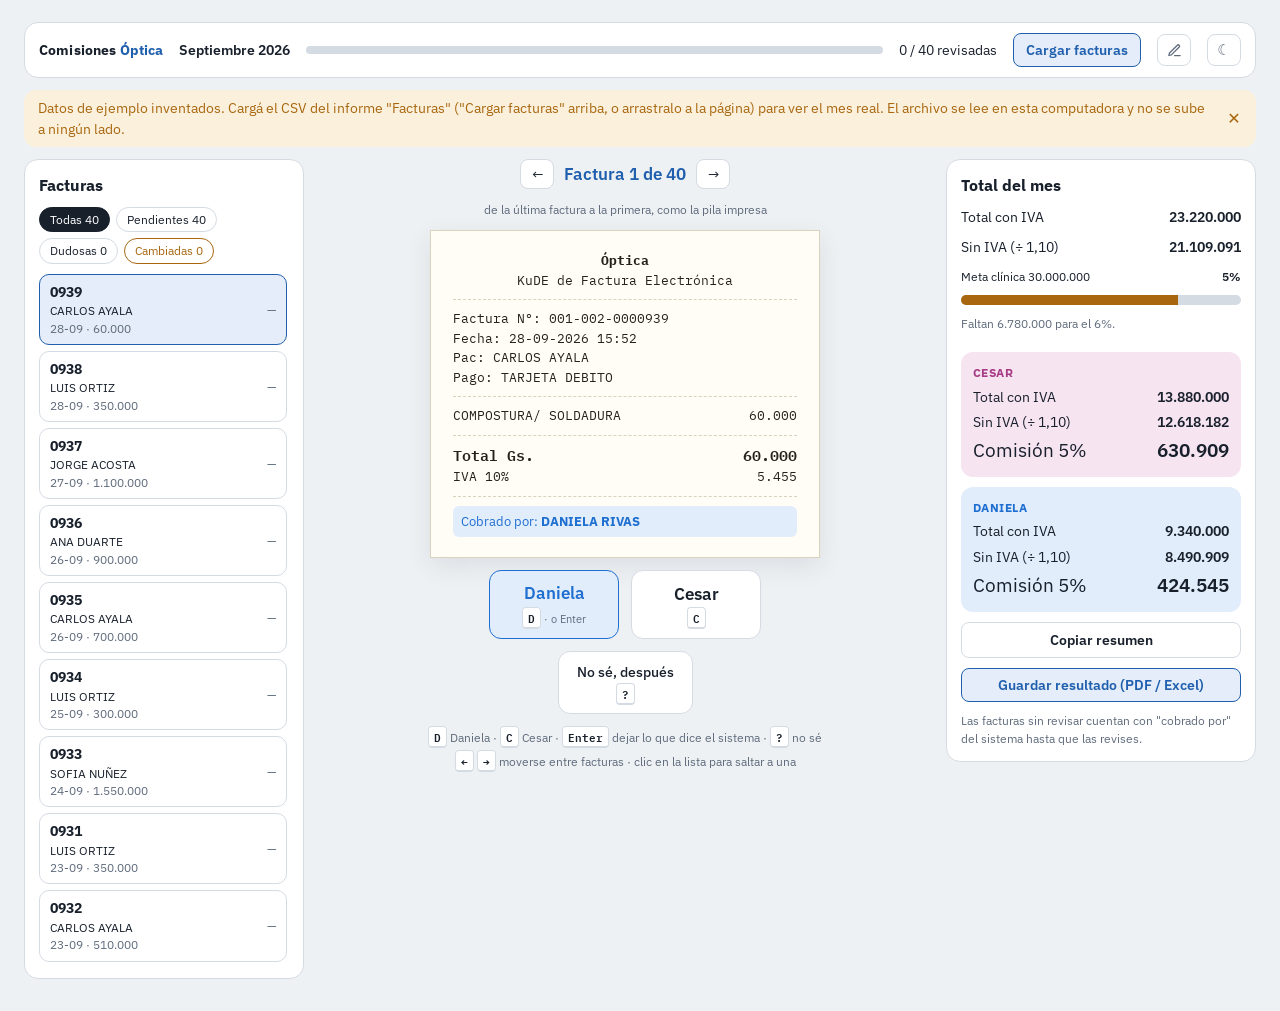
<file: mockups/comisiones.html>
<title>Comisiones Óptica</title>
<link rel="preconnect" href="https://fonts.googleapis.com">
<link rel="preconnect" href="https://fonts.gstatic.com" crossorigin>
<link rel="stylesheet" href="https://fonts.googleapis.com/css2?family=IBM+Plex+Mono:wght@400;600&family=IBM+Plex+Sans:wght@400;500;600;700&display=swap">
<style>
/* Layout: one work screen — top bar, then list | paper receipt | month totals (stacks on phones) */
:root {
  --bg: #eef1f4;
  --panel: #ffffff;
  --ink: #18202c;
  --muted: #5f6b7c;
  --line: #d5dbe3;
  --accent: #1f5fae;
  --accent-soft: #e4edf9;
  --diego: #1f6fd0;
  --diego-soft: #e2edfc;
  --caro: #a63d86;
  --caro-soft: #f7e4f1;
  --warn: #a8670f;
  --warn-soft: #fbf0dc;
  --ok: #23804c;
  --ok-soft: #e0f2e8;
  --paper: #fffdf6;
  --paper-line: #d9d2bd;
  --paper-ink: #24221c;
  --shadow: 0 8px 24px rgba(24, 32, 44, .09);
  --sans: "IBM Plex Sans", "Segoe UI", system-ui, sans-serif;
  --mono: "IBM Plex Mono", Consolas, "Courier New", monospace;
}
@media (prefers-color-scheme: dark) {
  :root:not([data-theme="light"]) {
    --bg: #12161d; --panel: #1a2029; --ink: #e6eaf0; --muted: #98a3b3; --line: #2c3542;
    --accent: #7eaaf0; --accent-soft: #1f2c40;
    --diego: #86b2f5; --diego-soft: #1d2b40; --caro: #e48cc8; --caro-soft: #3a2133;
    --warn: #e2a64d; --warn-soft: #3a2c16; --ok: #6cc893; --ok-soft: #173326;
    --paper: #f3efe3; --paper-line: #c9c1a9; --paper-ink: #24221c;
    --shadow: 0 8px 24px rgba(0, 0, 0, .35);
    color-scheme: dark;
  }
}
:root[data-theme="dark"] {
  --bg: #12161d; --panel: #1a2029; --ink: #e6eaf0; --muted: #98a3b3; --line: #2c3542;
  --accent: #7eaaf0; --accent-soft: #1f2c40;
  --diego: #86b2f5; --diego-soft: #1d2b40; --caro: #e48cc8; --caro-soft: #3a2133;
  --warn: #e2a64d; --warn-soft: #3a2c16; --ok: #6cc893; --ok-soft: #173326;
  --paper: #f3efe3; --paper-line: #c9c1a9; --paper-ink: #24221c;
  --shadow: 0 8px 24px rgba(0, 0, 0, .35);
  color-scheme: dark;
}
* { box-sizing: border-box; }
body {
  background: var(--bg);
  color: var(--ink);
  font: 14px/1.45 var(--sans);
  padding-inline: 16px;
  padding-block: 14px 24px;
}
button { font: inherit; color: inherit; cursor: pointer; }
button:focus-visible, label:focus-within { outline: 2px solid var(--accent); outline-offset: 2px; }
kbd {
  font: 600 11px var(--mono);
  border: 1px solid var(--line);
  border-bottom-width: 2px;
  border-radius: 4px;
  padding: 0 5px;
  background: var(--panel);
  color: var(--ink);
}
.muted { color: var(--muted); }
.small { font-size: 12px; }
.num { font-variant-numeric: tabular-nums; }

/* ---- top bar ---- */
.topbar {
  max-width: 1400px;
  margin: 0 auto 12px;
  background: var(--panel);
  border: 1px solid var(--line);
  border-radius: 14px;
  padding: 10px 14px;
  display: flex;
  flex-wrap: nowrap;
  gap: 16px;
  align-items: center;
  white-space: nowrap;
}
.brand { font-weight: 700; letter-spacing: .01em; }
.brand span { color: var(--accent); }
.month { font-weight: 600; }
.progress { flex: 1 1 160px; height: 8px; background: var(--line); border-radius: 99px; overflow: hidden; }
.progress i { display: block; height: 100%; background: var(--accent); transition: width .2s; }
.file-btn {
  display: inline-flex;
  align-items: center;
  gap: 6px;
  border: 1px solid var(--accent);
  color: var(--accent);
  background: var(--accent-soft);
  border-radius: 8px;
  padding: 6px 12px;
  font-weight: 600;
  cursor: pointer;
}
.icon-btn svg { width: 15px; height: 15px; vertical-align: middle; }
.icon-btn, .theme-btn { border: 1px solid var(--line); background: var(--panel); border-radius: 8px; width: 34px; height: 32px; font-size: 15px; color: var(--muted); flex-shrink: 0; }
.icon-btn:hover, .theme-btn:hover { border-color: var(--accent); color: var(--accent); }
.file-btn input { position: absolute; opacity: 0; width: 1px; height: 1px; }
.tag { font-size: 11px; font-weight: 700; padding: 2px 8px; border-radius: 99px; white-space: nowrap; }
.tag.D { background: var(--diego-soft); color: var(--diego); }
.tag.C { background: var(--caro-soft); color: var(--caro); }
.tag.Q { background: var(--warn-soft); color: var(--warn); }
.tag.chg { border: 1px solid var(--warn); color: var(--warn); }
.tag.demo { background: var(--warn-soft); color: var(--warn); }

.notice {
  max-width: 1400px;
  margin: 0 auto 12px;
  display: flex;
  flex-direction: column;
  gap: 6px;
}
.notice-item {
  border-radius: 12px;
  padding: 8px 8px 8px 14px;
  background: var(--warn-soft);
  color: var(--warn);
  display: flex;
  align-items: center;
  gap: 10px;
}
.notice-item span { flex: 1; min-width: 0; }
.notice-item button {
  border: 0;
  background: transparent;
  color: inherit;
  border-radius: 6px;
  width: 28px;
  height: 28px;
  font-size: 16px;
  flex-shrink: 0;
}
.notice-item button:hover { background: color-mix(in srgb, currentColor 14%, transparent); }
.notice[hidden] { display: none; }

/* ---- 3 columns ---- */
.layout {
  max-width: 1400px;
  margin: 0 auto;
  display: grid;
  grid-template-columns: minmax(230px, 280px) minmax(0, 1fr) minmax(250px, 310px);
  gap: 14px;
  align-items: start;
}
.panel {
  background: var(--panel);
  border: 1px solid var(--line);
  border-radius: 14px;
  padding: 14px;
  display: flex;
  flex-direction: column;
  gap: 10px;
  min-width: 0;
}
.panel h2 { margin: 0; font-size: 16px; }

/* list */
.chips { display: flex; flex-wrap: wrap; gap: 6px; }
.chip { border: 1px solid var(--line); background: var(--panel); border-radius: 99px; padding: 3px 10px; font-size: 12px; }
.chip.on { background: var(--ink); color: var(--panel); border-color: var(--ink); }
.chip.chg { border-color: var(--warn); color: var(--warn); }
.chip.chg.on { background: var(--warn); color: var(--panel); }
.list { display: flex; flex-direction: column; gap: 6px; max-height: calc(100vh - 210px); min-height: 200px; overflow: auto; padding-right: 2px; }
.item {
  display: flex;
  gap: 8px;
  align-items: center;
  width: 100%;
  text-align: left;
  border: 1px solid var(--line);
  border-radius: 10px;
  padding: 7px 10px;
  background: var(--panel);
}
.item:hover { border-color: var(--accent); }
.item.cur { border-color: var(--accent); background: var(--accent-soft); }
.item .meta { min-width: 0; flex: 1; }
.item .who { display: flex; flex-direction: column; align-items: flex-end; gap: 3px; }
.item .pac { display: block; white-space: nowrap; overflow: hidden; text-overflow: ellipsis; }

/* center */
.center { display: flex; flex-direction: column; align-items: center; gap: 12px; min-width: 0; }
.nav { display: flex; align-items: center; gap: 10px; }
.nav button { border: 1px solid var(--line); background: var(--panel); border-radius: 8px; width: 34px; height: 30px; }
.nav .count { font-size: 17px; font-weight: 600; color: var(--accent); }
.kude {
  width: min(390px, 100%);
  background: var(--paper);
  color: var(--paper-ink);
  border: 1px solid var(--paper-line);
  box-shadow: var(--shadow);
  padding: 20px 22px;
  font: 13px/1.5 var(--mono);
}
.kude .c { text-align: center; }
.kude hr { border: 0; border-top: 1px dashed var(--paper-line); margin: 9px 0; }
.kude .line { display: flex; justify-content: space-between; gap: 12px; }
.kude .line span:first-child { min-width: 0; overflow-wrap: anywhere; }
.kude .tot { font-weight: 600; font-size: 15px; }
.kude .cob { margin-top: 6px; padding: 6px 8px; border-radius: 6px; font-family: var(--sans); }
.kude .cob.D { background: #e2edfc; color: #1f6fd0; }
.kude .cob.C { background: #f7e4f1; color: #a63d86; }
.kude .cob.Q { background: #fbf0dc; color: #a8670f; }
.kude .cob.mark { border: 1.5px solid currentColor; }
.kude .noitems { color: #7a7462; font-size: 12px; }

.choices { display: flex; gap: 12px; flex-wrap: wrap; justify-content: center; }
.choice {
  min-width: 130px;
  padding: 10px 18px;
  border: 1.5px solid var(--line);
  border-radius: 12px;
  background: var(--panel);
  font-size: 17px;
  font-weight: 600;
}
.choice small { display: block; font-size: 11px; font-weight: 400; color: var(--muted); margin-top: 2px; }
.choice.D:hover, .choice.D.guess { border-color: var(--diego); background: var(--diego-soft); color: var(--diego); }
.choice.C:hover, .choice.C.guess { border-color: var(--caro); background: var(--caro-soft); color: var(--caro); }
.choice.Q { min-width: 0; font-size: 14px; font-weight: 500; }
.choice.Q:hover { border-color: var(--warn); color: var(--warn); }
.keys { text-align: center; color: var(--muted); font-size: 12px; line-height: 2; max-width: 520px; }

/* totals */
.kv { display: flex; justify-content: space-between; gap: 10px; }
.kv b { font-variant-numeric: tabular-nums; font-weight: 600; }
.meter { height: 10px; background: var(--line); border-radius: 99px; overflow: hidden; }
.meter i { display: block; height: 100%; background: var(--warn); }
.meter.pass i { background: var(--ok); }
.person { border-radius: 12px; padding: 12px; display: flex; flex-direction: column; gap: 5px; }
.person.D { background: var(--diego-soft); }
.person.C { background: var(--caro-soft); }
.person .name { font-weight: 700; letter-spacing: .04em; text-transform: uppercase; font-size: 12px; }
.person.D .name { color: var(--diego); }
.person.C .name { color: var(--caro); }
.person .com { font-size: 19px; }
.copy-btn { border: 1px solid var(--line); background: var(--panel); border-radius: 8px; padding: 7px 10px; font-weight: 600; }
.copy-btn:hover { border-color: var(--accent); color: var(--accent); }

/* "← Volver" in the resumen: back to the review screen */
.panel-head { display: flex; align-items: center; justify-content: space-between; gap: 8px; }
.home-btn { border: 1px solid var(--line); background: var(--panel); border-radius: 8px; padding: 3px 9px; font-size: 12px; font-weight: 600; white-space: nowrap; }
.home-btn:hover { border-color: var(--accent); color: var(--accent); }
.top-btn { border: 1px solid var(--accent); background: var(--accent-soft); color: var(--accent); border-radius: 8px; padding: 6px 10px; font-weight: 600; }

/* ---- resumen para el admin (also what gets printed) ---- */
.report { max-width: 1000px; margin: 0 auto; }
.report[hidden], .layout[hidden] { display: none; }
.report .panel { gap: 14px; }
/* Cambiar nombres */
.people-panel { max-width: 1400px; margin: 0 auto 12px; background: var(--panel); border: 1px solid var(--accent); border-radius: 14px; padding: 14px; display: flex; flex-direction: column; gap: 12px; }
.people-panel[hidden] { display: none; }
.people-panel h2 { margin: 0; font-size: 16px; }
.people-grid { display: grid; grid-template-columns: repeat(auto-fit, minmax(200px, 1fr)); gap: 10px; }
.people-grid label { display: flex; flex-direction: column; gap: 4px; font-size: 12px; font-weight: 600; color: var(--muted); }
.people-grid input { font: 14px var(--sans); color: var(--ink); background: var(--bg); border: 1px solid var(--line); border-radius: 8px; padding: 7px 9px; }
.people-grid label.D { color: var(--diego); } .people-grid label.D input { border-color: var(--diego); background: var(--diego-soft); }
.people-grid label.C { color: var(--caro); } .people-grid label.C input { border-color: var(--caro); background: var(--caro-soft); }
.people-grid .preview { font-weight: 400; margin-left: 4px; }
.people-grid label:focus-within { outline: none; }
.people-grid input:focus { outline: 2px solid var(--accent); outline-offset: 1px; }
.report-actions { display: flex; flex-wrap: wrap; gap: 8px; }
.save-options { display: grid; grid-template-columns: repeat(auto-fit, minmax(220px, 1fr)); gap: 10px; }
.save-opt { border: 1px solid var(--line); border-radius: 12px; padding: 12px; display: flex; flex-direction: column; align-items: flex-start; gap: 8px; }
.diff-up { color: var(--ok); } .diff-down { color: var(--caro); }
.report-people { display: grid; grid-template-columns: repeat(auto-fit, minmax(240px, 1fr)); gap: 12px; }
.report h3 { margin: 6px 0 0; font-size: 14px; }
.table-wrap { overflow-x: auto; }
.report table { width: 100%; border-collapse: collapse; font-size: 13px; }
.report th, .report td { text-align: left; padding: 5px 8px; border-bottom: 1px solid var(--line); white-space: nowrap; }
.report td.r, .report th.r { text-align: right; font-variant-numeric: tabular-nums; }
.report td.pac { white-space: normal; min-width: 160px; }
.saved-note { font-size: 12px; color: var(--muted); }

@media print {
  body { background: #fff; color: #000; padding: 0; }
  .topbar, .notice, .layout, .drop-hint, .no-print { display: none !important; }
  .report { display: block !important; max-width: none; }
  .report .panel { border: 0; padding: 0; }
  .person { -webkit-print-color-adjust: exact; print-color-adjust: exact; }
  .report th, .report td { white-space: normal; }
}

.drop-hint {
  position: fixed;
  inset: 0;
  background: color-mix(in srgb, var(--accent) 18%, transparent);
  border: 3px dashed var(--accent);
  display: grid;
  place-items: center;
  font-size: 22px;
  font-weight: 700;
  color: var(--accent);
  z-index: 10;
}
.drop-hint[hidden] { display: none; }

@media (max-width: 1050px) {
  .layout { grid-template-columns: minmax(0, 1fr) minmax(250px, 310px); }
  .list-panel { grid-column: 1 / -1; order: 3; }
  .list { max-height: 320px; }
}
@media (max-width: 720px) {
  .topbar { flex-wrap: wrap; gap: 10px 14px; }
  .layout { grid-template-columns: minmax(0, 1fr); }
  .choice { min-width: 110px; }
}
@media (prefers-reduced-motion: reduce) { .progress i { transition: none; } }
</style>

<header class="topbar">
  <div class="brand">Comisiones <span>Óptica</span></div>
  <div class="month" id="month">—</div>
  <div class="progress" aria-hidden="true"><i id="bar"></i></div>
  <span class="num" id="done-count">0 / 0 revisadas</span>
  <label class="file-btn">Cargar facturas<input type="file" id="file" accept=".csv,text/csv"></label>
  <button class="icon-btn" id="open-people" title="Cambiar nombres" aria-label="Cambiar nombres"><svg viewBox="0 0 24 24" fill="none" stroke="currentColor" stroke-width="2" stroke-linecap="round" stroke-linejoin="round" aria-hidden="true"><path d="M12 20h9"/><path d="M16.5 3.5a2.1 2.1 0 0 1 3 3L7 19l-4 1 1-4Z"/></svg></button>
  <button class="theme-btn" id="theme-btn"></button>
</header>

<div class="notice" id="notice" hidden></div>

<form class="people-panel" id="people-panel" hidden>
  <h2>Cambiar nombres</h2>
  <div class="people-grid">
    <label class="D"><span>Cobrado por · tecla D <span class="preview" id="p-d-prev"></span></span><input id="p-d-user" list="cob-users" required></label>
    <label class="C"><span>Cobrado por · tecla C <span class="preview" id="p-c-prev"></span></span><input id="p-c-user" list="cob-users" required></label>
  </div>
  <datalist id="cob-users"></datalist>
  <div class="report-actions">
    <button class="top-btn" type="submit">Guardar</button>
    <button class="copy-btn" type="button" id="close-people">Cancelar</button>
  </div>
</form>

<div class="layout" id="layout">
  <aside class="panel list-panel">
    <h2>Facturas</h2>
    <div class="chips" id="chips"></div>
    <div class="list" id="list"></div>
  </aside>

  <main class="center">
    <div class="nav">
      <button id="prev" title="Anterior (←)" aria-label="Factura anterior">←</button>
      <div class="count" id="count">—</div>
      <button id="next" title="Siguiente (→)" aria-label="Factura siguiente">→</button>
    </div>
    <div class="muted small">de la última factura a la primera, como la pila impresa</div>
    <div class="kude" id="kude"></div>
    <div class="choices">
      <button class="choice D" id="btn-d"><span data-name="D"></span><small><kbd>D</kbd></small></button>
      <button class="choice C" id="btn-c"><span data-name="C"></span><small><kbd>C</kbd></small></button>
    </div>
    <button class="choice Q" id="btn-q">No sé, después <small><kbd>?</kbd></small></button>
    <div class="keys">
      <kbd>D</kbd> <span data-name="D"></span> · <kbd>C</kbd> <span data-name="C"></span> · <kbd>Enter</kbd> dejar lo que dice el sistema · <kbd>?</kbd> no sé<br>
      <kbd>←</kbd> <kbd>→</kbd> moverse entre facturas · clic en la lista para saltar a una
    </div>
  </main>

  <aside class="panel">
    <h2>Total del mes</h2>
    <div class="kv"><span>Total con IVA</span><b id="t-all">0</b></div>
    <div class="kv"><span>Sin IVA (÷ 1,10)</span><b id="t-net">0</b></div>
    <div class="kv small"><span>Meta clínica 30.000.000</span><b id="rate-tag">5%</b></div>
    <div class="meter" id="meter"><i id="meter-fill"></i></div>
    <div class="small muted" id="meter-note"></div>
    <div id="people"></div>
    <button class="copy-btn" id="copy">Copiar resumen</button>
    <button class="top-btn" id="open-report-2">Guardar resultado (PDF / Excel)</button>
    <div class="small muted" id="copy-note">Las facturas sin revisar cuentan con "cobrado por" del sistema hasta que las revises.</div>
  </aside>
</div>

<section class="report" id="report" hidden>
  <div class="panel">
    <div class="panel-head no-print">
      <button class="home-btn" data-home>← Volver</button>
    </div>
    <div class="no-print">
      <h2 style="margin:0">Guardar el resultado del mes</h2>
      <div class="muted small">Elegí cómo mandárselo al admin. Abajo ves exactamente lo que va en el PDF.</div>
    </div>
    <div class="save-options no-print">
      <div class="save-opt">
        <button class="top-btn" id="print">Guardar como PDF</button>
        <div class="small muted">Esta hoja: la comisión de cada uno, la comparación sistema vs. corregido, las facturas que cambiaste y la lista de cada uno. En la ventana de imprimir elegí "Guardar como PDF".</div>
      </div>
      <div class="save-opt">
        <button class="copy-btn" id="save-csv">Guardar como Excel</button>
        <div class="small muted">Todas las facturas del mes, igual que el informe del sistema, con 2 columnas nuevas: <b>VENDEDOR FINAL</b> y <b>REVISION</b> (IGUAL / CAMBIADA). Se abre en Excel.</div>
      </div>
      <div class="save-opt">
        <button class="copy-btn" id="save-page">Guardar la página</button>
        <div class="small muted">Esta misma app con tus correcciones adentro. Se abre con doble clic, sin internet ni CSV.</div>
      </div>
    </div>
    <div class="saved-note no-print" id="save-note"></div>
    <div id="report-body"></div>
  </div>
</section>

<div class="drop-hint" id="drop" hidden>Soltá el CSV acá</div>

<script>
// ---------- clean copy of this page (taken before anything renders) ----------
// Used by "Guardar página para el admin": same page + the month's data baked in.
const PAGE = {
  title: document.title,
  style: [...document.querySelectorAll('style')].find((s) => s.textContent.includes('.kude'))?.outerHTML || '',
  markup: ['.topbar', '#notice', '#people-panel', '.layout', '#report', '#drop'].map((q) => document.querySelector(q)?.outerHTML || '').join('\n'),
  code: document.currentScript.textContent,
};

// ---------- rules ----------
const GOAL = 30000000;  // clinic total (with IVA) that unlocks 6%
const DIV = 1.10;       // remove 10% IVA (confirmed against August pay)
// The two people, as they appear in "COBRADO POR". The buttons and totals show the first name.
// Set with the ✎ next to the month and kept in this browser, so no real names live in the code.
const PEOPLE_KEY = 'comisiones:people';
const DEFAULT_PEOPLE = { D: { user: 'DANIELA RIVAS' }, C: { user: 'CESAR SOSA' } };
const NAME = {};  // 'D' -> name shown on the page
let USERS = {};   // "COBRADO POR" text -> 'D' / 'C'
let PEOPLE;
const title = (s) => s.trim().toLowerCase().replace(/(^|\s)\S/g, (c) => c.toUpperCase());
const firstName = (user) => title(user.trim().split(/\s+/)[0] || user);
function setPeople(p) {
  USERS = {};
  for (const k of ['D', 'C']) USERS[p[k].user.trim().toUpperCase()] = k;
  // same first name for both? then show the whole name
  const same = firstName(p.D.user) === firstName(p.C.user);
  PEOPLE = {};
  for (const k of ['D', 'C']) {
    NAME[k] = same ? title(p[k].user) : firstName(p[k].user);
    PEOPLE[k] = { name: NAME[k], user: p[k].user.trim() };
  }
  document.querySelectorAll('[data-name]').forEach((el) => (el.textContent = NAME[el.dataset.name]));
}
function storedPeople() {
  try { const v = JSON.parse(localStorage.getItem(PEOPLE_KEY) || 'null'); if (v?.D?.user && v?.C?.user) return v; } catch (e) {}
  return null;
}
setPeople(storedPeople() || DEFAULT_PEOPLE);

const fmt = (n) => Math.round(n).toString().replace(/\B(?=(\d{3})+(?!\d))/g, '.');
const $ = (id) => document.getElementById(id);
const esc = (s) => String(s).replace(/[&<>"]/g, (c) => ({ '&': '&amp;', '<': '&lt;', '>': '&gt;', '"': '&quot;' }[c]));

// ---------- CSV ----------
function parseCSV(text) {
  text = text.replace(/^﻿/, '');
  const rows = [];
  let row = [], f = '', q = false;
  for (let i = 0; i < text.length; i++) {
    const c = text[i];
    if (q) {
      if (c === '"') { if (text[i + 1] === '"') { f += '"'; i++; } else q = false; }
      else f += c;
    } else if (c === '"') q = true;
    else if (c === ',') { row.push(f); f = ''; }
    else if (c === '\n') { row.push(f.replace(/\r$/, '')); rows.push(row); row = []; f = ''; }
    else f += c;
  }
  if (f || row.length) { row.push(f.replace(/\r$/, '')); rows.push(row); }
  return rows;
}
const money = (s) => Number(String(s || '').replace(/\./g, '').replace(',', '.')) || 0;
// "29-09-2026 18:35" -> sortable "2026-09-29 18:35"
const sortKey = (f) => { const m = /(\d{2})-(\d{2})-(\d{4})\s*(\d{2}:\d{2})?/.exec(f || ''); return m ? `${m[3]}-${m[2]}-${m[1]} ${m[4] || ''}` : ''; };

// The 2 columns this page adds when it exports a corrected CSV
const EXTRA = ['VENDEDOR FINAL', 'REVISION'];
// VENDEDOR FINAL holds the person's name in capitals (or just D / C)
const finalOf = (s) => { s = s.trim().toUpperCase(); return s === 'D' || s === 'C' ? s : ['D', 'C'].find((k) => NAME[k].toUpperCase() === s) || null; };
// Original CSV header + the rows with no factura (totals row), kept for the corrected export
let CSV = null;

function receiptsFromCSV(text) {
  let rows = parseCSV(text).filter((r) => r.some((c) => c.trim()));
  const H0 = rows[0].map((h) => h.trim().toUpperCase());
  const fin = H0.indexOf(EXTRA[0]), rev = H0.indexOf(EXTRA[1]);
  // a CSV this page exported: read the corrections, then drop those 2 columns again
  const drop = new Set([fin, rev].filter((i) => i >= 0));
  const marks = rows.map((r) => {
    const v = (r[rev] || '').trim().toUpperCase();
    // only IGUAL / CAMBIADA were really reviewed; SIN REVISAR stays pending
    return { fin: v === 'IGUAL' || v === 'CAMBIADA' ? finalOf(r[fin] || '') : null, rev: v };
  });
  rows = rows.map((r) => r.filter((_, i) => !drop.has(i)));
  const H = rows[0].map((h) => h.trim().toUpperCase());
  CSV = { header: rows[0], tail: [] };
  const col = (name) => H.indexOf(name);
  const need = ['FACTURA', 'FECHA', 'FAC. PARTICULAR', 'COBRADO POR'];
  const missing = need.filter((n) => col(n) < 0);
  if (missing.length) throw new Error('Al CSV le faltan columnas: ' + missing.join(', ') + '. Exportá el informe "Facturas" con todas las columnas.');
  const byNro = new Map();
  for (const [ri, r] of rows.entries()) {
    if (ri === 0) continue;
    const nro = (r[col('FACTURA')] || '').trim();
    if (!nro) { CSV.tail.push(r); continue; } // totals row at the end
    if ((r[col('ANULADO')] || '').toUpperCase().includes('ANULAD')) continue;
    const amount = money(r[col('FAC. PARTICULAR')]);
    const concepto = col('CONCEPTO') >= 0 ? (r[col('CONCEPTO')] || '').trim() : '';
    let rec = byNro.get(nro);
    if (!rec) {
      const who = (r[col('COBRADO POR')] || '').trim().toUpperCase();
      rec = {
        nro,
        fecha: (r[col('FECHA')] || '').trim(),
        paciente: (r[col('PACIENTE')] || r[col('RAZON SOCIAL')] || '').trim(),
        pago: col('FORMAPAGO') >= 0 ? (r[col('FORMAPAGO')] || '').trim() : '',
        obs: col('OBS') >= 0 ? (r[col('OBS')] || '').trim() : '',
        cobradoTxt: who,
        cob: USERS[who] || null,
        items: [],
        total: 0,
        iva: 0,
        rows: [],
        fin: marks[ri].fin,                    // from a corrected CSV, if any
        dudosa: marks[ri].rev === 'DUDOSA',
      };
      byNro.set(nro, rec);
    }
    rec.rows.push(r);
    // Detallado = one line per item (sum them); Por Documento = one line per receipt
    if (concepto) rec.items.push([concepto, amount]);
    rec.total += amount;
    rec.iva += money(r[col('IVA')]);
  }
  return [...byNro.values()];
}

// ---------- example data (made up, shown until a CSV is loaded) ----------
function exampleReceipts() {
  const names = ['LAURA BENITEZ', 'JORGE ACOSTA', 'MARIA GIMENEZ', 'PEDRO VILLALBA', 'ANA DUARTE', 'LUIS ORTIZ', 'ROSA CABRERA', 'SOFIA NUÑEZ', 'CARLOS AYALA', 'ELENA ROJAS'];
  const items = [['LENTE DE RECETA', 350000], ['LENTE DE RECETA', 700000], ['MULTIFOCALES', 1200000], ['ARMAZON GAMA MEDIA', 450000],
    ['CRISTAL MONOFOCAL CON ANTIRREFLEX', 300000], ['LENTE DE SOL', 400000], ['CONSULTA', 120000], ['LIMPIEZA PROFUNDA', 30000], ['COMPOSTURA/ SOLDADURA', 60000]];
  const pagos = ['TRANSFERENCIA', 'EFECTIVO', 'TARJETA DEBITO', 'TARJETA CREDITO'];
  let seed = 11;
  const rnd = () => (seed = (seed * 16807) % 2147483647) / 2147483647;
  const pick = (a) => a[Math.floor(rnd() * a.length)];
  const out = [];
  for (let i = 0; i < 40; i++) {
    const its = rnd() < 0.7 ? [pick(items)] : [pick(items), pick(items)];
    const total = its.reduce((s, it) => s + it[1], 0);
    const day = 1 + Math.floor(i / 1.4);
    const cob = rnd() < 0.5 ? 'D' : 'C';
    out.push({
      nro: '001-002-' + String(900 + i).padStart(7, '0'),
      fecha: `${String(day).padStart(2, '0')}-09-2026 ${String(8 + Math.floor(rnd() * 10)).padStart(2, '0')}:${String(Math.floor(rnd() * 60)).padStart(2, '0')}`,
      paciente: pick(names), pago: pick(pagos), obs: '',
      cobradoTxt: PEOPLE[cob].user.toUpperCase(), cob,
      items: its, total, iva: total / 11,
    });
  }
  return out;
}

// ---------- state ----------
const S = { recs: [], choice: {}, unsure: new Set(), cur: 0, filter: 'todas', demo: true, key: '', notices: [] };
const seller = (r) => S.choice[r.nro] || r.cob;
const reviewed = (r) => !!S.choice[r.nro];
const changed = (r) => reviewed(r) && S.choice[r.nro] !== r.cob;

function save() {
  if (S.demo) return;
  try { localStorage.setItem(S.key, JSON.stringify({ choice: S.choice, unsure: [...S.unsure] })); } catch (e) {}
}
function restore() {
  try {
    const v = JSON.parse(localStorage.getItem(S.key) || 'null');
    if (v) { S.choice = v.choice || {}; S.unsure = new Set(v.unsure || []); }
  } catch (e) {}
}

// saved = corrections that came inside a file (admin page or corrected CSV); they win over this browser's memory
function load(recs, demo, label, saved) {
  // newest first, like the printed pile
  recs.sort((a, b) => sortKey(b.fecha).localeCompare(sortKey(a.fecha)) || b.nro.localeCompare(a.nro));
  S.recs = recs; S.demo = demo; S.choice = {}; S.unsure = new Set(); S.cur = 0; S.filter = 'todas';
  S.key = 'comisiones:' + (recs.at(-1)?.nro || '') + ':' + (recs[0]?.nro || '');
  if (!saved && recs.some((r) => r.fin || r.dudosa)) {
    saved = { choice: {}, unsure: [] };
    for (const r of recs) { if (r.fin) saved.choice[r.nro] = r.fin; if (r.dudosa) saved.unsure.push(r.nro); }
  }
  $('month').textContent = label;
  if (saved) { S.choice = { ...saved.choice }; S.unsure = new Set(saved.unsure); save(); }
  else if (!demo) restore();
  const first = nextPending(-1);
  S.cur = first < 0 ? 0 : first;
  checks();
  render();
}

// warnings: missing numbers in the sequence, names the app doesn't know
// Warnings can be closed with ✕. Closed ones are remembered in this browser by id,
// so a NEW missing number still shows up next month.
const DISMISS_KEY = 'comisiones:dismissed';
const hiddenNow = new Set(); // still hides them this session if storage is blocked
function dismissedIds() {
  try { return new Set(JSON.parse(localStorage.getItem(DISMISS_KEY) || '[]')); } catch (e) { return new Set(); }
}
function dismiss(id) {
  const d = dismissedIds();
  d.add(id);
  try { localStorage.setItem(DISMISS_KEY, JSON.stringify([...d])); } catch (e) {}
  hiddenNow.add(id);
  showNotices();
}
function showNotices() {
  const d = dismissedIds();
  const list = S.notices.filter((m) => !d.has(m.id) && !hiddenNow.has(m.id));
  $('notice').hidden = !list.length;
  $('notice').innerHTML = list.map((m) => `<div class="notice-item"><span>${esc(m.text)}</span>
    <button data-dismiss="${esc(m.id)}" title="Cerrar aviso" aria-label="Cerrar aviso">✕</button></div>`).join('');
}

function checks() {
  const msgs = [];
  if (S.demo) msgs.push({ id: 'demo', text: 'Datos de ejemplo inventados. Cargá el CSV del informe "Facturas" ("Cargar facturas" arriba, o arrastralo a la página) para ver el mes real. El archivo se lee en esta computadora y no se sube a ningún lado.' });
  else {
    const nums = S.recs.map((r) => +r.nro.slice(-7)).filter(Boolean).sort((a, b) => a - b);
    const gaps = [];
    for (let i = 1; i < nums.length; i++) for (let k = nums[i - 1] + 1; k < nums[i] && gaps.length < 20; k++) gaps.push(k);
    if (gaps.length) msgs.push({ id: 'gaps:' + gaps.join(','), text: `Faltan números de factura en la secuencia: ${gaps.join(', ')}. Puede ser de la otra sucursal (oftalmología) o una anulada.` });
    const unknown = [...new Set(S.recs.filter((r) => !r.cob).map((r) => r.cobradoTxt || '(vacío)'))];
    if (unknown.length) msgs.push({ id: 'unknown:' + unknown.join(','), text: `"Cobrado por" desconocido: ${unknown.join(', ')}. Esas facturas quedan como dudosas hasta que elijas. Si es uno de ustedes, tocá el ✎ arriba a la derecha.` });
    S.recs.filter((r) => !r.cob).forEach((r) => { if (!S.choice[r.nro]) S.unsure.add(r.nro); });
  }
  S.notices = msgs;
  showNotices();
}

function nextPending(from) {
  const n = S.recs.length;
  for (let k = 1; k <= n; k++) {
    const i = (from + k + n) % n;
    const r = S.recs[i];
    if (!reviewed(r) && !S.unsure.has(r.nro)) return i;
  }
  return -1;
}

function act(k) {
  const r = S.recs[S.cur];
  if (!r) return;
  if (k === '?') { S.unsure.add(r.nro); delete S.choice[r.nro]; }
  else {
    const who = k === 'keep' ? r.cob : k;
    if (!who) return; // unknown "cobrado por": must pick D or C
    S.choice[r.nro] = who; S.unsure.delete(r.nro);
  }
  save();
  const nx = nextPending(S.cur);
  if (nx >= 0) S.cur = nx;
  render(true);
}
function go(i) { if (!S.recs.length) return; S.cur = (i + S.recs.length) % S.recs.length; render(true); }

// ← Volver: close the resumen, back to the factura you were on
function home() {
  $('report').hidden = true; $('layout').hidden = false;
  render(true);
  scrollTo({ top: 0 });
}
function openReport() {
  renderReport();
  $('layout').hidden = true; $('report').hidden = false;
  scrollTo({ top: 0 });
}

// ---------- totals ----------
function totals() {
  const t = { all: 0, D: 0, C: 0, none: 0 };
  for (const r of S.recs) { t.all += r.total; const w = seller(r); if (w) t[w] += r.total; else t.none += r.total; }
  t.rate = t.all > GOAL ? 0.06 : 0.05;
  return t;
}

// ---------- render ----------
function render(scroll) {
  const n = S.recs.length;
  const r = S.recs[S.cur];
  const nDone = S.recs.filter(reviewed).length;
  const nChg = S.recs.filter(changed).length;

  $('bar').style.width = (n ? nDone / n * 100 : 0) + '%';
  $('done-count').textContent = `${nDone} / ${n} revisadas`;

  // chips + list
  const F = {
    todas: () => true,
    pendientes: (x) => !reviewed(x) && !S.unsure.has(x.nro),
    dudosas: (x) => S.unsure.has(x.nro),
    cambiadas: changed,
  };
  const counts = { todas: n, pendientes: S.recs.filter(F.pendientes).length, dudosas: S.unsure.size, cambiadas: nChg };
  const labels = { todas: 'Todas', pendientes: 'Pendientes', dudosas: 'Dudosas', cambiadas: 'Cambiadas' };
  $('chips').innerHTML = Object.keys(F).map((k) => `<button class="chip ${k === 'cambiadas' ? 'chg' : ''} ${S.filter === k ? 'on' : ''}" data-f="${k}">${labels[k]} ${counts[k]}</button>`).join('');
  const shown = S.recs.map((x, i) => [x, i]).filter(([x]) => F[S.filter](x));
  $('list').innerHTML = shown.map(([x, i]) => {
    const st = S.unsure.has(x.nro) ? '<span class="tag Q">?</span>' : reviewed(x) ? `<span class="tag ${S.choice[x.nro]}">${S.choice[x.nro]}</span>` : '<span class="muted small">—</span>';
    return `<button class="item ${i === S.cur ? 'cur' : ''}" data-i="${i}">
      <span class="meta"><b>${esc(x.nro.slice(-4))}</b> <span class="small pac">${esc(x.paciente)}</span>
      <span class="muted small num">${esc(x.fecha.slice(0, 5))} · ${fmt(x.total)}</span></span>
      <span class="who">${st}${changed(x) ? '<span class="tag chg">cambiada</span>' : ''}</span></button>`;
  }).join('') || '<div class="muted small">Nada acá.</div>';
  if (scroll) $('list').querySelector('.item.cur')?.scrollIntoView({ block: 'nearest' });

  // receipt
  $('count').textContent = n ? `Factura ${S.cur + 1} de ${n}` : 'Sin facturas';
  if (r) {
    const mine = S.choice[r.nro];
    const items = r.items.length
      ? r.items.map((it) => `<div class="line"><span>${esc(it[0])}</span><span>${fmt(it[1])}</span></div>`).join('')
      : '<div class="noitems">Artículos no incluidos. Exportá en modo "Detallado" para verlos.</div>';
    $('kude').innerHTML = `
      <div class="c"><b>Óptica</b><br>KuDE de Factura Electrónica</div><hr>
      <div>Factura Nº: ${esc(r.nro)}</div>
      <div>Fecha: ${esc(r.fecha)}</div>
      <div>Pac: ${esc(r.paciente)}</div>
      ${r.pago ? `<div>Pago: ${esc(r.pago)}</div>` : ''}
      ${r.obs ? `<div>Obs: ${esc(r.obs)}</div>` : ''}
      <hr>${items}<hr>
      <div class="line tot"><span>Total Gs.</span><span>${fmt(r.total)}</span></div>
      <div class="line"><span>IVA 10%</span><span>${fmt(r.iva || r.total / 11)}</span></div><hr>
      <div class="cob ${r.cob || 'Q'}">Cobrado por: <b>${esc(r.cobradoTxt || '—')}</b></div>
      ${mine ? `<div class="cob mark ${mine}">✓ Asignada a <b>${NAME[mine]}</b>${changed(r) ? ' (cambiada)' : ''}</div>` : ''}
      ${S.unsure.has(r.nro) ? '<div class="cob mark Q">? Marcada como dudosa</div>' : ''}`;
    $('btn-d').classList.toggle('guess', r.cob === 'D');
    $('btn-c').classList.toggle('guess', r.cob === 'C');
    $('btn-d').querySelector('small').innerHTML = '<kbd>D</kbd>' + (r.cob === 'D' ? ' · o Enter' : '');
    $('btn-c').querySelector('small').innerHTML = '<kbd>C</kbd>' + (r.cob === 'C' ? ' · o Enter' : '');
  }

  // totals
  const t = totals(), pct = Math.round(t.rate * 100), pass = t.all > GOAL;
  $('t-all').textContent = fmt(t.all);
  $('t-net').textContent = fmt(t.all / DIV);
  $('rate-tag').textContent = pass ? '✓ 6%' : '5%';
  $('meter').classList.toggle('pass', pass);
  $('meter-fill').style.width = Math.min(100, t.all / GOAL * 100) + '%';
  $('meter-note').textContent = pass ? 'Pasaron la meta: todo el mes va al 6%.' : `Faltan ${fmt(GOAL - t.all)} para el 6%.`;
  $('people').innerHTML = ['C', 'D'].map((k) => `
    <div class="person ${k}" style="margin-top:10px">
      <div class="name">${NAME[k]}</div>
      <div class="kv"><span>Total con IVA</span><b>${fmt(t[k])}</b></div>
      <div class="kv"><span>Sin IVA (÷ 1,10)</span><b>${fmt(t[k] / DIV)}</b></div>
      <div class="kv com"><span>Comisión ${pct}%</span><b>${fmt(t[k] / DIV * t.rate)}</b></div>
    </div>`).join('') + (t.none ? `<div class="small" style="color:var(--warn)">Sin asignar: ${fmt(t.none)}</div>` : '');
}

function summaryText() {
  const t = totals(), pct = Math.round(t.rate * 100);
  const lines = [`Comisiones ${$('month').textContent}`, `Total clínica: ${fmt(t.all)} (${pct}%)`, ''];
  for (const k of ['D', 'C']) {
    lines.push(NAME[k], `Total con IVA: ${fmt(t[k])}`, `Sin IVA: ${fmt(t[k] / DIV)}`, `Comisión ${pct}%: ${fmt(t[k] / DIV * t.rate)}`, '');
  }
  const pend = S.recs.filter((r) => !reviewed(r)).length;
  if (pend) lines.push(`(${pend} facturas sin revisar)`);
  return lines.join('\n').trim();
}

// ---------- "Guardar resultado": what goes in the PDF ----------
function renderReport() {
  const t = totals(), pct = Math.round(t.rate * 100);
  const pend = S.recs.filter((r) => !reviewed(r)).length;
  const row = (r) => `<tr><td>${esc(r.nro.slice(-7))}</td><td>${esc(r.fecha.slice(0, 10))}</td><td class="pac">${esc(r.paciente)}</td>
    <td class="r">${fmt(r.total)}</td><td>${esc(NAME[r.cob] || r.cobradoTxt || '—')}</td><td><b>${esc(NAME[seller(r)] || '—')}</b></td></tr>`;
  const table = (list) => list.length ? `<div class="table-wrap"><table>
    <thead><tr><th>Factura</th><th>Fecha</th><th>Paciente</th><th class="r">Total Gs.</th><th>Decía el sistema</th><th>Quedó</th></tr></thead>
    <tbody>${list.map(row).join('')}</tbody></table></div>` : '<div class="muted small">Ninguna.</div>';
  const chg = S.recs.filter(changed);
  // comparison: what the system's "cobrado por" gives vs. after your corrections (same rate, the clinic total doesn't change)
  const sys = { D: 0, C: 0 };
  for (const r of S.recs) if (r.cob) sys[r.cob] += r.total;
  const com = (v) => v / DIV * t.rate;
  const sign = (v) => `<span class="${v > 0 ? 'diff-up' : v < 0 ? 'diff-down' : ''}">${v > 0 ? '+' : v < 0 ? '−' : ''}${fmt(Math.abs(v))}</span>`;
  const compare = `<div class="table-wrap"><table>
    <thead><tr><th></th><th class="r">Ventas según sistema</th><th class="r">Ventas corregidas</th><th class="r">Comisión según sistema</th><th class="r">Comisión corregida</th><th class="r">Diferencia</th></tr></thead>
    <tbody>${['D', 'C'].map((k) => `<tr><td><b>${NAME[k]}</b></td><td class="r">${fmt(sys[k])}</td><td class="r">${fmt(t[k])}</td>
      <td class="r">${fmt(com(sys[k]))}</td><td class="r"><b>${fmt(com(t[k]))}</b></td><td class="r">${sign(com(t[k]) - com(sys[k]))}</td></tr>`).join('')}</tbody></table></div>`;
  $('report-body').innerHTML = `
    <div><h2 style="margin:0">Comisiones ${esc($('month').textContent)}</h2>
    <div class="muted small">${S.recs.length} facturas · ${chg.length} corregidas · ${pend ? pend + ' sin revisar (cuentan con el sistema)' : 'todas revisadas'}${S.demo ? ' · DATOS DE EJEMPLO' : ''}</div></div>
    <div class="kv"><span>Total clínica con IVA</span><b>${fmt(t.all)}</b></div>
    <div class="kv"><span>Meta 30.000.000</span><b>${t.all > GOAL ? 'pasada → 6%' : 'no pasada → 5%'}</b></div>
    <div class="report-people">${['D', 'C'].map((k) => `
      <div class="person ${k}">
        <div class="name">${NAME[k]}</div>
        <div class="kv"><span>Total con IVA</span><b>${fmt(t[k])}</b></div>
        <div class="kv"><span>Sin IVA (÷ 1,10)</span><b>${fmt(t[k] / DIV)}</b></div>
        <div class="kv com"><span>Comisión ${pct}%</span><b>${fmt(t[k] / DIV * t.rate)}</b></div>
      </div>`).join('')}</div>
    ${t.none ? `<div class="small" style="color:var(--warn)">Sin asignar: ${fmt(t.none)}</div>` : ''}
    <h3>Comparación: sistema vs. corregido (${pct}%, ÷ 1,10)</h3>${compare}
    <h3>Facturas cambiadas (${chg.length}) — el sistema decía otra persona</h3>${table(chg)}
    ${['D', 'C'].map((k) => { const l = S.recs.filter((r) => seller(r) === k); return `<h3>Facturas de ${NAME[k]} (${l.length})</h3>${table(l)}`; }).join('')}`;
}

// ---------- files to hand over ----------
const csvCell = (v) => /[",\n]/.test(String(v)) ? `"${String(v).replace(/"/g, '""')}"` : String(v);
const estado = (r) => S.unsure.has(r.nro) ? 'DUDOSA' : !reviewed(r) ? 'SIN REVISAR' : changed(r) ? 'CAMBIADA' : 'IGUAL';
function correctedCSV() {
  const out = [];
  if (CSV && S.recs.every((r) => r.rows?.length)) {
    out.push([...CSV.header, ...EXTRA]);
    for (const r of S.recs) for (const line of r.rows) out.push([...line, (NAME[seller(r)] || '').toUpperCase(), estado(r)]);
    for (const line of CSV.tail) out.push([...line, '', '']);
  } else { // example data: no original rows, write a simple table
    out.push(['FACTURA', 'FECHA', 'PACIENTE', 'FAC. PARTICULAR', 'IVA', 'COBRADO POR', ...EXTRA]);
    for (const r of S.recs) out.push([r.nro, r.fecha, r.paciente, fmt(r.total), fmt(r.iva), r.cobradoTxt, (NAME[seller(r)] || '').toUpperCase(), estado(r)]);
  }
  return '﻿' + out.map((l) => l.map(csvCell).join(',')).join('\r\n');
}
function adminPage() {
  const data = { label: $('month').textContent, demo: S.demo, savedAt: new Date().toISOString(), csv: CSV, people: PEOPLE,
    recs: S.recs, choice: S.choice, unsure: [...S.unsure] };
  const json = JSON.stringify(data).replace(/</g, '\\u003c');
  return `<!doctype html><html lang="es"><head><meta charset="utf-8"><meta name="viewport" content="width=device-width,initial-scale=1">
<title>${esc(PAGE.title)} · ${esc(data.label)}</title>${PAGE.style}</head><body>
${PAGE.markup}
<script type="application/json" id="saved-data">${json}<\/script>
<script>${PAGE.code}<\/script>
</body></html>`;
}
const fileName = (ext) => 'comisiones-' + $('month').textContent.toLowerCase().replace(/\s+/g, '-') + '.' + ext;
// On claude.ai the page asks the viewer first ("downloads"); opened as a local file it downloads directly.
let downloadsP = null;
async function offerFile(filename, text) {
  if (window.claude?.use) {
    downloadsP ||= window.claude.use('downloads');
    const dl = await downloadsP;
    if (dl) {
      try { await dl.save({ filename, data: text }); return 'Guardado: ' + filename; }
      catch (err) { return err?.code === 'declined' ? 'Descarga cancelada.' : 'No se pudo guardar acá (' + (err?.code || 'error') + ').'; }
    }
  }
  const a = document.createElement('a');
  a.href = URL.createObjectURL(new Blob([text], { type: 'text/plain' }));
  a.download = filename;
  document.body.append(a); a.click(); a.remove();
  setTimeout(() => URL.revokeObjectURL(a.href), 5000);
  return 'Guardado: ' + filename;
}

// ---------- events ----------
// Theme: follows the system until you press ☾ / ☀; remembered in this browser
const sysDark = matchMedia('(prefers-color-scheme: dark)');
const isDark = () => (document.documentElement.dataset.theme || (sysDark.matches ? 'dark' : 'light')) === 'dark';
function setTheme(t) {
  if (t === 'auto') delete document.documentElement.dataset.theme;
  else document.documentElement.dataset.theme = t;
  $('theme-btn').textContent = isDark() ? '☀' : '☾';
  $('theme-btn').title = isDark() ? 'Modo claro' : 'Modo oscuro';
  try { localStorage.setItem('comisiones:theme', t); } catch (e) {}
}
$('theme-btn').onclick = () => setTheme(isDark() ? 'light' : 'dark');
sysDark.addEventListener('change', () => setTheme(document.documentElement.dataset.theme || 'auto'));
let savedTheme = 'auto';
try { savedTheme = localStorage.getItem('comisiones:theme') || 'auto'; } catch (e) {}
setTheme(savedTheme);

$('notice').addEventListener('click', (e) => { const b = e.target.closest('[data-dismiss]'); if (b) dismiss(b.dataset.dismiss); });
$('chips').addEventListener('click', (e) => { const b = e.target.closest('[data-f]'); if (b) { S.filter = b.dataset.f; render(); } });
$('list').addEventListener('click', (e) => { const b = e.target.closest('[data-i]'); if (b) go(+b.dataset.i); });
document.querySelectorAll('[data-home]').forEach((b) => (b.onclick = home));
// ---- ✎ Cambiar nombres ----
function previewNames() {
  for (const k of ['d', 'c']) { const u = $(`p-${k}-user`).value.trim(); $(`p-${k}-prev`).textContent = u ? '→ botón "' + firstName(u) + '"' : ''; }
}
function openPeople() {
  for (const k of ['D', 'C']) $(`p-${k.toLowerCase()}-user`).value = PEOPLE[k].user;
  previewNames();
  // suggest the "COBRADO POR" values found in the loaded CSV
  $('cob-users').innerHTML = [...new Set(S.recs.map((r) => r.cobradoTxt).filter(Boolean))].map((u) => `<option value="${esc(u)}">`).join('');
  $('people-panel').hidden = false;
  $('p-d-user').focus();
}
$('open-people').onclick = () => ($('people-panel').hidden ? openPeople() : ($('people-panel').hidden = true));
$('p-d-user').oninput = $('p-c-user').oninput = previewNames;
$('close-people').onclick = () => { $('people-panel').hidden = true; };
$('people-panel').addEventListener('submit', (e) => {
  e.preventDefault();
  const v = (id) => $(id).value.trim();
  setPeople({ D: { user: v('p-d-user') }, C: { user: v('p-c-user') } });
  try { localStorage.setItem(PEOPLE_KEY, JSON.stringify(PEOPLE)); } catch (err) {}
  $('people-panel').hidden = true;
  // re-read "cobrado por" for the loaded month; receipts that were only "dudosa" because the user was unknown get released
  for (const r of S.recs) {
    const before = r.cob;
    r.cob = USERS[r.cobradoTxt] || null;
    if (!before && r.cob && !S.choice[r.nro]) S.unsure.delete(r.nro);
  }
  save();
  checks();
  render();
});
$('open-report-2').onclick = openReport;
$('print').onclick = () => print();
$('save-csv').onclick = async () => { $('save-note').textContent = await offerFile(fileName('csv'), correctedCSV()); };
$('save-page').onclick = async () => { $('save-note').textContent = await offerFile(fileName('html'), adminPage()); };
$('prev').onclick = () => go(S.cur - 1);
$('next').onclick = () => go(S.cur + 1);
$('btn-d').onclick = () => act('D');
$('btn-c').onclick = () => act('C');
$('btn-q').onclick = () => act('?');
document.addEventListener('keydown', (e) => {
  if (e.ctrlKey || e.metaKey || e.altKey || /INPUT|TEXTAREA|SELECT/.test(e.target.tagName)) return;
  const k = e.key.toLowerCase();
  if (k === 'd') act('D');
  else if (k === 'c') act('C');
  else if (k === 'enter' && !e.target.closest('button')) act('keep');
  else if (k === '?' || k === 'u') act('?');
  else if (k === 'arrowright' || k === 'arrowdown') { e.preventDefault(); go(S.cur + 1); }
  else if (k === 'arrowleft' || k === 'arrowup') { e.preventDefault(); go(S.cur - 1); }
  else return;
});
$('copy').onclick = async () => {
  const text = summaryText();
  try { await navigator.clipboard.writeText(text); $('copy-note').textContent = 'Resumen copiado. Pegalo donde quieras.'; }
  catch (err) { $('copy-note').textContent = text; }
};

function readFile(file) {
  if (!file) return;
  const fr = new FileReader();
  fr.onload = () => {
    try {
      const recs = receiptsFromCSV(String(fr.result));
      if (!recs.length) throw new Error('El CSV no tiene facturas.');
      const key = sortKey(recs[0].fecha);
      const months = ['enero', 'febrero', 'marzo', 'abril', 'mayo', 'junio', 'julio', 'agosto', 'septiembre', 'octubre', 'noviembre', 'diciembre'];
      const label = key ? `${months[+key.slice(5, 7) - 1]} ${key.slice(0, 4)}` : file.name;
      load(recs, false, label.charAt(0).toUpperCase() + label.slice(1));
    } catch (err) {
      S.notices = [{ id: 'error:' + Date.now(), text: 'No se pudo leer el archivo: ' + err.message }];
      showNotices();
    }
  };
  fr.readAsText(file, 'utf-8');
}
$('file').addEventListener('change', (e) => readFile(e.target.files[0]));
let dragDepth = 0;
addEventListener('dragenter', (e) => { e.preventDefault(); dragDepth++; $('drop').hidden = false; });
addEventListener('dragleave', () => { if (--dragDepth <= 0) { dragDepth = 0; $('drop').hidden = true; } });
addEventListener('dragover', (e) => e.preventDefault());
addEventListener('drop', (e) => { e.preventDefault(); dragDepth = 0; $('drop').hidden = true; readFile(e.dataTransfer.files[0]); });

// A page saved with "Guardar página para el admin" carries its month inside; otherwise start with example data
const savedEl = document.getElementById('saved-data');
if (savedEl) {
  const d = JSON.parse(savedEl.textContent);
  CSV = d.csv;
  if (d.people) setPeople(d.people);
  load(d.recs, d.demo, d.label, { choice: d.choice, unsure: d.unsure });
  const when = new Date(d.savedAt).toLocaleString('es-PY', { dateStyle: 'medium', timeStyle: 'short' });
  S.notices.unshift({ id: 'saved:' + d.savedAt, text: `Copia guardada el ${when}, con las correcciones ya hechas. Tocá "Guardar resultado" para ver la comparación y las facturas cambiadas.` });
  showNotices();
} else load(exampleReceipts(), true, 'Septiembre 2026');
</script>
</file>
